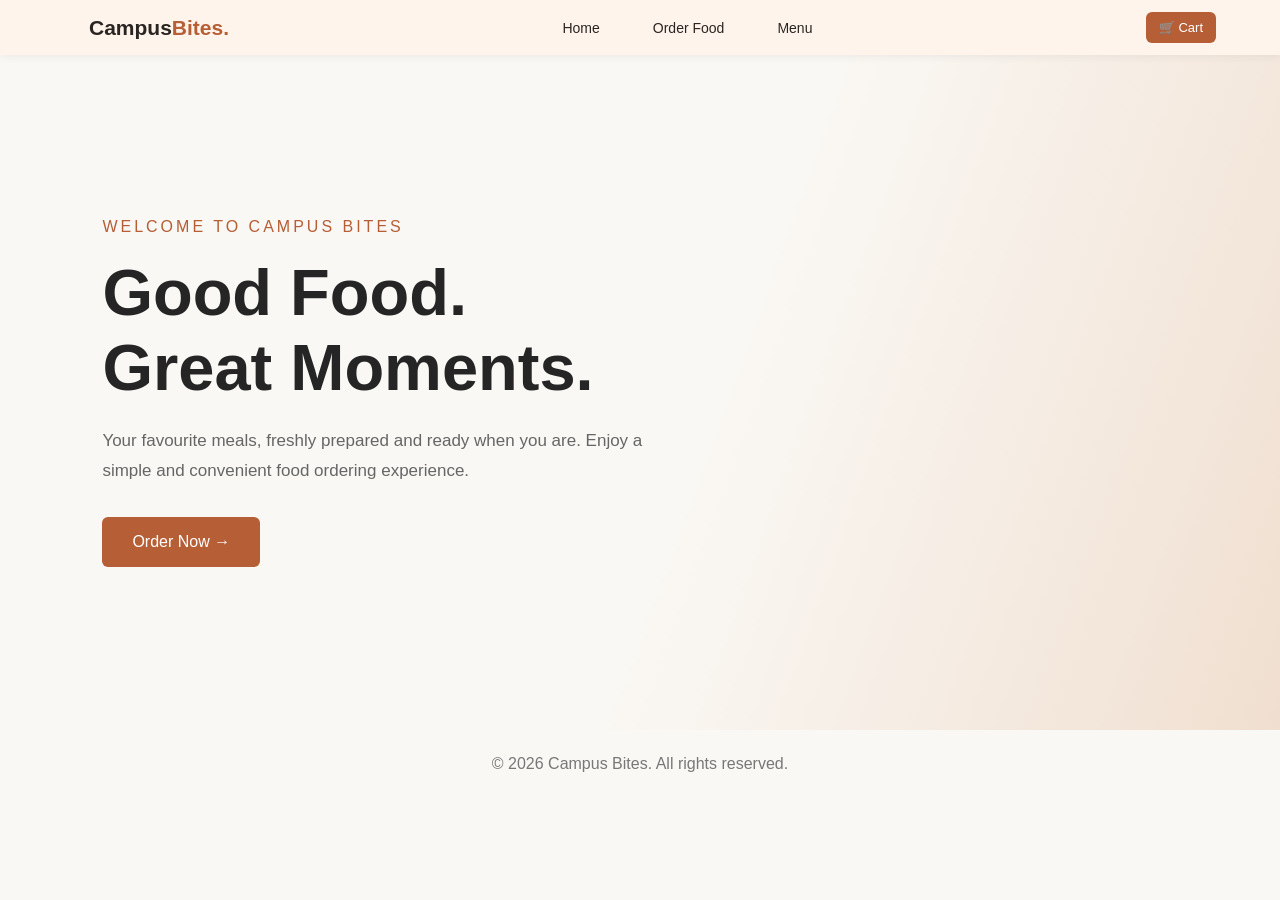
<file: index.html>
<!DOCTYPE html>
<html lang="en">
<head>
    <meta charset="UTF-8">
    <meta name="viewport" content="width=device-width, initial-scale=1.0">
    <title>Campus Bites | Welcome</title>
    <link rel="stylesheet" href="style.css">
</head>

<body>

<nav class="navbar">

    <a href="index.html" class="logo">
        Campus<span>Bites.</span>
    </a>

    <div class="nav-links" id="navLinks">
        <a href="index.html">Home</a>
        <a href="order.html">Order Food</a>
        <a href="menu.html">Menu</a>
    </div>

    <div class="nav-actions">
        <a href="cart.html" class="cart-link">🛒 Cart</a>

        <button class="hamburger"
            onclick="document.getElementById('navLinks').classList.toggle('show')">
            ☰
        </button>
    </div>

</nav>

    <section class="hero">

        <div class="hero-content">
            <p class="subtitle">WELCOME TO CAMPUS BITES</p>

            <h1>Good Food.<br>Great Moments.</h1>

            <p class="description">
                Your favourite meals, freshly prepared
                and ready when you are. Enjoy a simple
                and convenient food ordering experience.
            </p>

            <a href="order.html" class="order-btn">
                Order Now →
            </a>
        </div>

    </section>

    <footer>
        <p>&copy; 2026 Campus Bites. All rights reserved.</p>
    </footer>

</body>
</html>
</file>
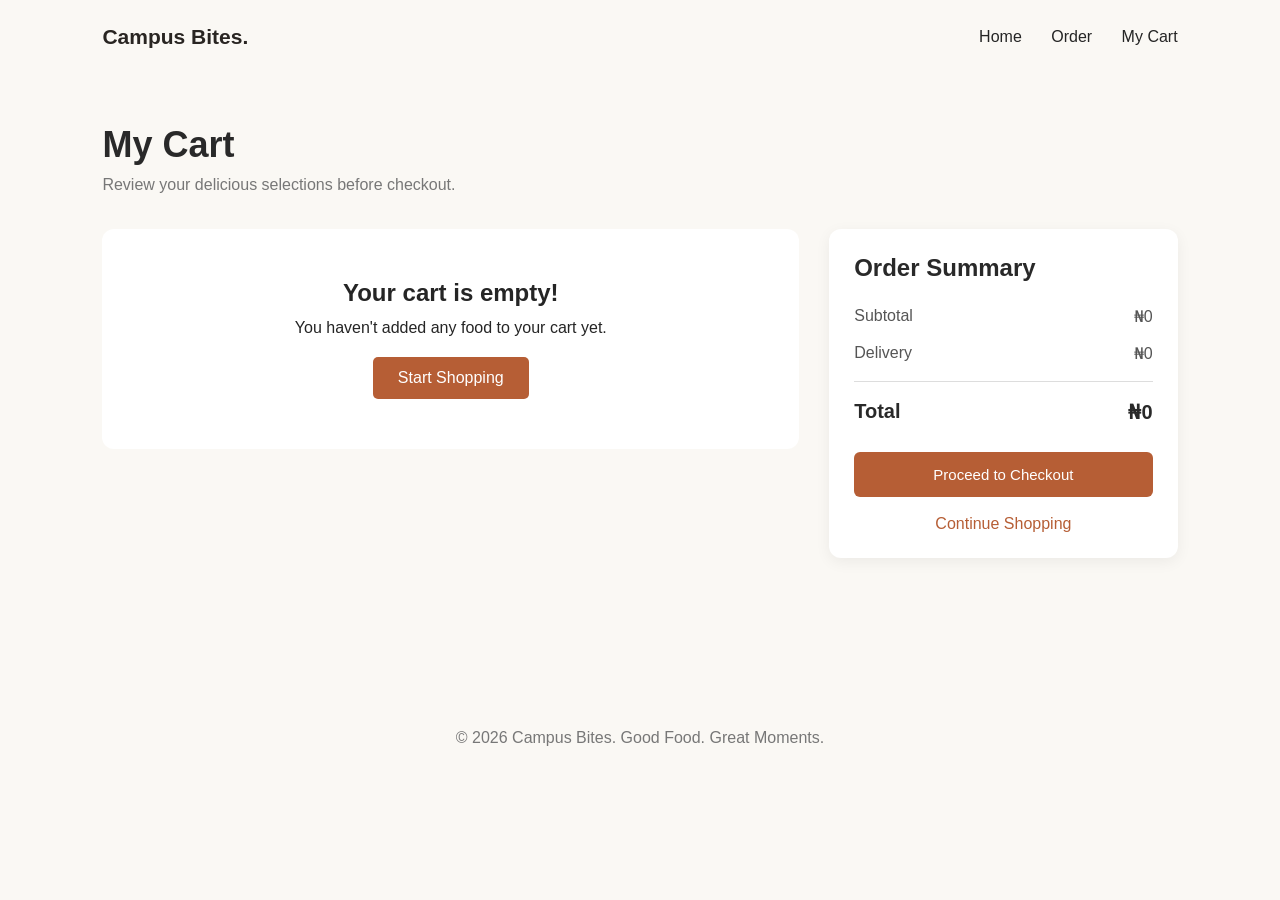
<file: cart.html>
<!DOCTYPE html>
<html lang="en">
<head>
    <meta charset="UTF-8">
    <meta name="viewport" content="width=device-width, initial-scale=1.0">
    <title>My Cart | Campus Bites</title>
    <link rel="stylesheet" href="style.css">
</head>
<body>

    <header>
        <h2 class="logo">Campus Bites.</h2>

        <nav>
            <a href="index.html">Home</a>
            <a href="order.html">Order</a>
            <a href="cart.html">My Cart</a>
        </nav>
    </header>

    <main class="cart-page">

        <h1>My Cart</h1>
        <p class="cart-intro">Review your delicious selections before checkout.</p>

        <div class="cart-layout">

            <section class="cart-items">
                <div id="cartContainer"></div>
            </section>

            <aside class="cart-summary">
                <h2>Order Summary</h2>

                <div class="summary-row">
                    <span>Subtotal</span>
                    <span id="cartSubtotal">₦0</span>
                </div>

                <div class="summary-row">
                    <span>Delivery</span>
                    <span>₦0</span>
                </div>

                <div class="summary-total">
                    <span>Total</span>
                    <span id="cartTotal">₦0</span>
                </div>

                <button id="checkoutButton" onclick="goToCheckout()">
                    Proceed to Checkout
                </button>

                <a href="order.html" class="continue-shopping">
                    Continue Shopping
                </a>
            </aside>

        </div>

    </main>

    <footer>
        <p>© 2026 Campus Bites. Good Food. Great Moments.</p>
    </footer>

    <script src="script.js"></script>

</body>
</html>
</file>
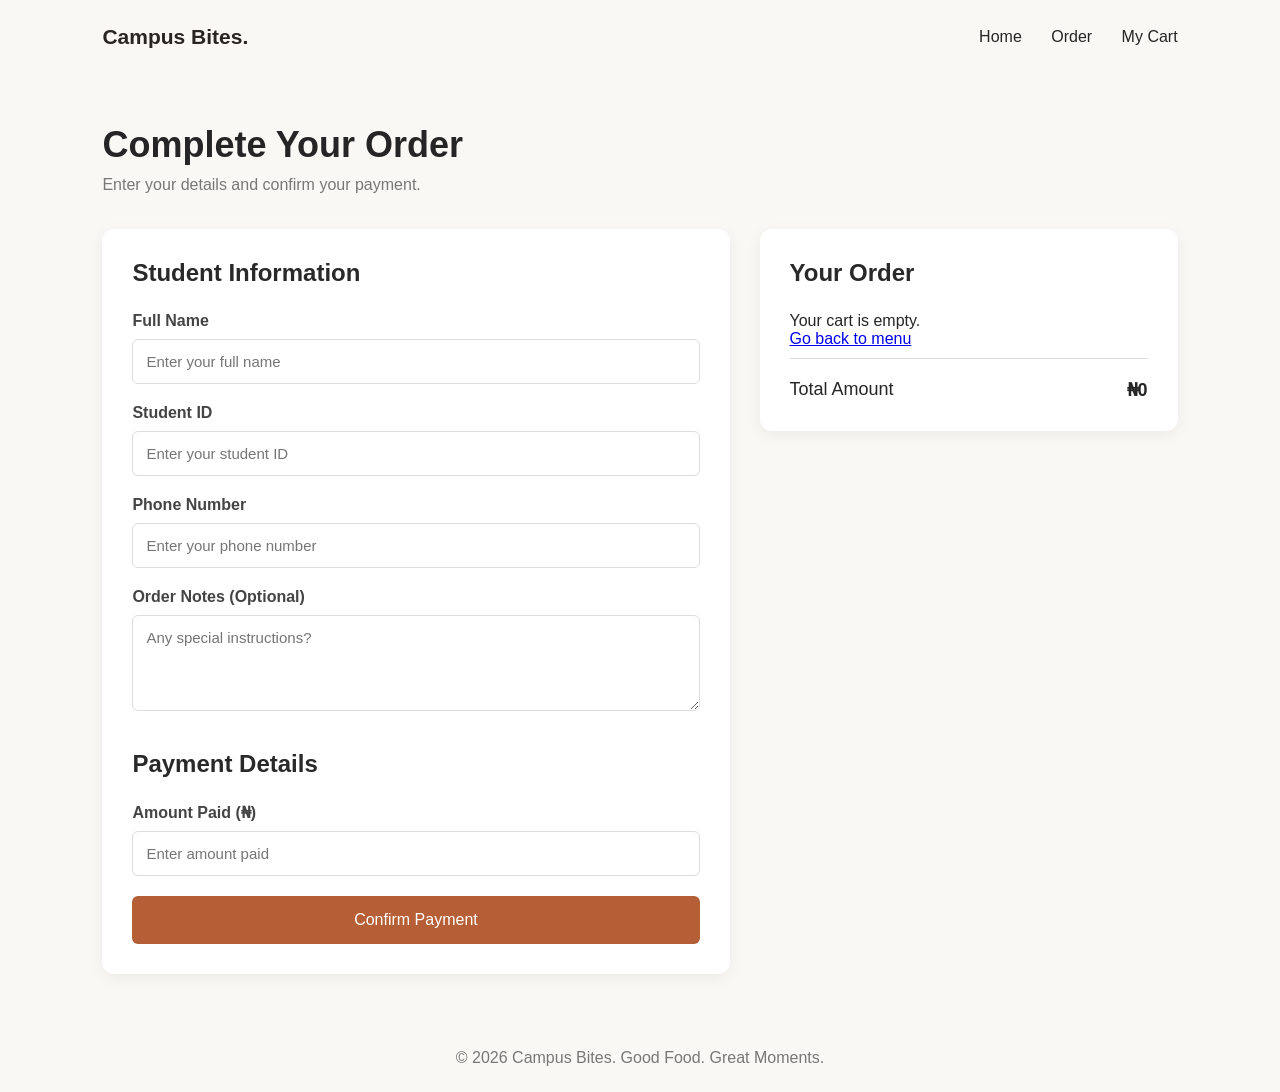
<file: checkout.html>
<!DOCTYPE html>
<html lang="en">
<head>
    <meta charset="UTF-8">
    <meta name="viewport" content="width=device-width, initial-scale=1.0">
    <title>Checkout | Campus Bites</title>
    <link rel="stylesheet" href="style.css">
</head>
<body>

    <header>
        <h2 class="logo">Campus Bites.</h2>

        <nav>
            <a href="index.html">Home</a>
            <a href="order.html">Order</a>
            <a href="cart.html">My Cart</a>
        </nav>
    </header>

    <main class="checkout-page">

        <h1>Complete Your Order</h1>
        <p class="checkout-intro">
            Enter your details and confirm your payment.
        </p>

        <div class="checkout-layout">

            

            <section class="checkout-form-section">

                <h2>Student Information</h2>

                <form id="checkoutForm">

                    <div class="form-group">
                        <label for="studentName">Full Name</label>
                        <input
                            type="text"
                            id="studentName"
                            placeholder="Enter your full name"
                            required
                        >
                    </div>

                    <div class="form-group">
                        <label for="studentID">Student ID</label>
                        <input
                            type="text"
                            id="studentID"
                            placeholder="Enter your student ID"
                            required
                        >
                    </div>

                    <div class="form-group">
                        <label for="studentPhone">Phone Number</label>
                        <input
                            type="tel"
                            id="studentPhone"
                            placeholder="Enter your phone number"
                            required
                        >
                    </div>

                    <div class="form-group">
                        <label for="orderNotes">Order Notes (Optional)</label>
                        <textarea
                            id="orderNotes"
                            placeholder="Any special instructions?"
                            rows="4"
                        ></textarea>
                    </div>

                    <h2 class="payment-heading">Payment Details</h2>

                    <div class="form-group">
                        <label for="amountPaid">Amount Paid (₦)</label>
                        <input
                            type="number"
                            id="amountPaid"
                            placeholder="Enter amount paid"
                            min="1"
                            step="1"
                            required
                        >
                    </div>


                    <button type="submit" id="placeOrderButton">
                        Confirm Payment
                    </button>

                </form>

            </section>


            

            <aside class="checkout-summary">

                <h2>Your Order</h2>

                <div id="checkoutItems"></div>

                <div class="checkout-total">
                    <span>Total Amount</span>
                    <strong id="checkoutTotal">₦0</strong>
                </div>

            </aside>

        </div>

    </main>

    <footer>
        <p>© 2026 Campus Bites. Good Food. Great Moments.</p>
    </footer>

    <script src="script.js"></script>

</body>
</html>
</file>
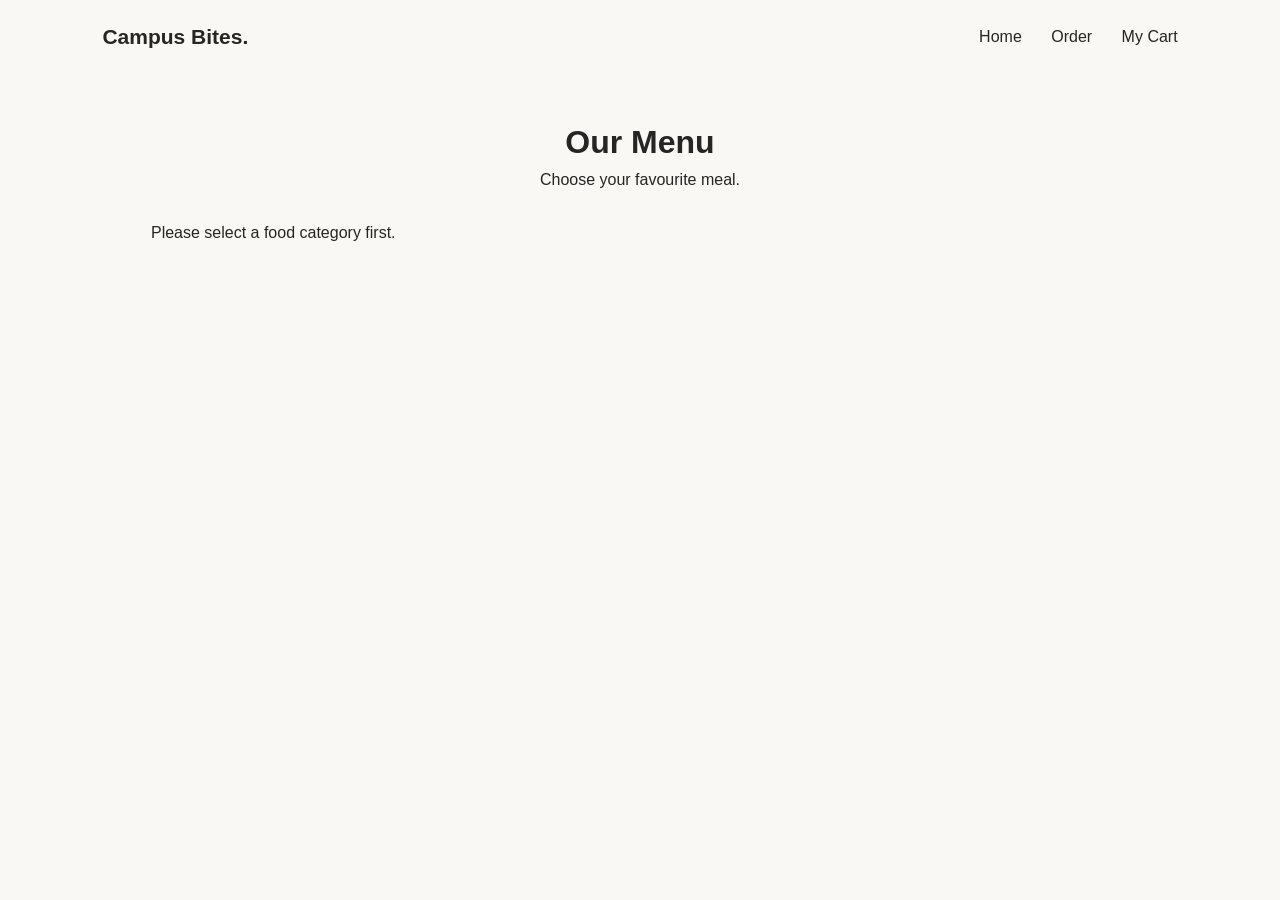
<file: menu.html>
<!DOCTYPE html>
<html lang="en">
<head>
    <meta charset="UTF-8">
    <meta name="viewport" content="width=device-width, initial-scale=1.0">
    <title>Our Menu | Campus Bites</title>
    <link rel="stylesheet" href="style.css">
</head>
<body>

    <header>
        <h2 class="logo">Campus Bites.</h2>

        <nav>
            <a href="index.html">Home</a>
            <a href="order.html">Order</a>
            <a href="cart.html">My Cart</a>
        </nav>
    </header>

    <main class="menu-page">
        <h1 id="categoryTitle">Our Menu</h1>
        <p>Choose your favourite meal.</p>

        <div id="menuContainer"></div>
    </main>

    <script src="script.js"></script>
</body>
</html>
</file>
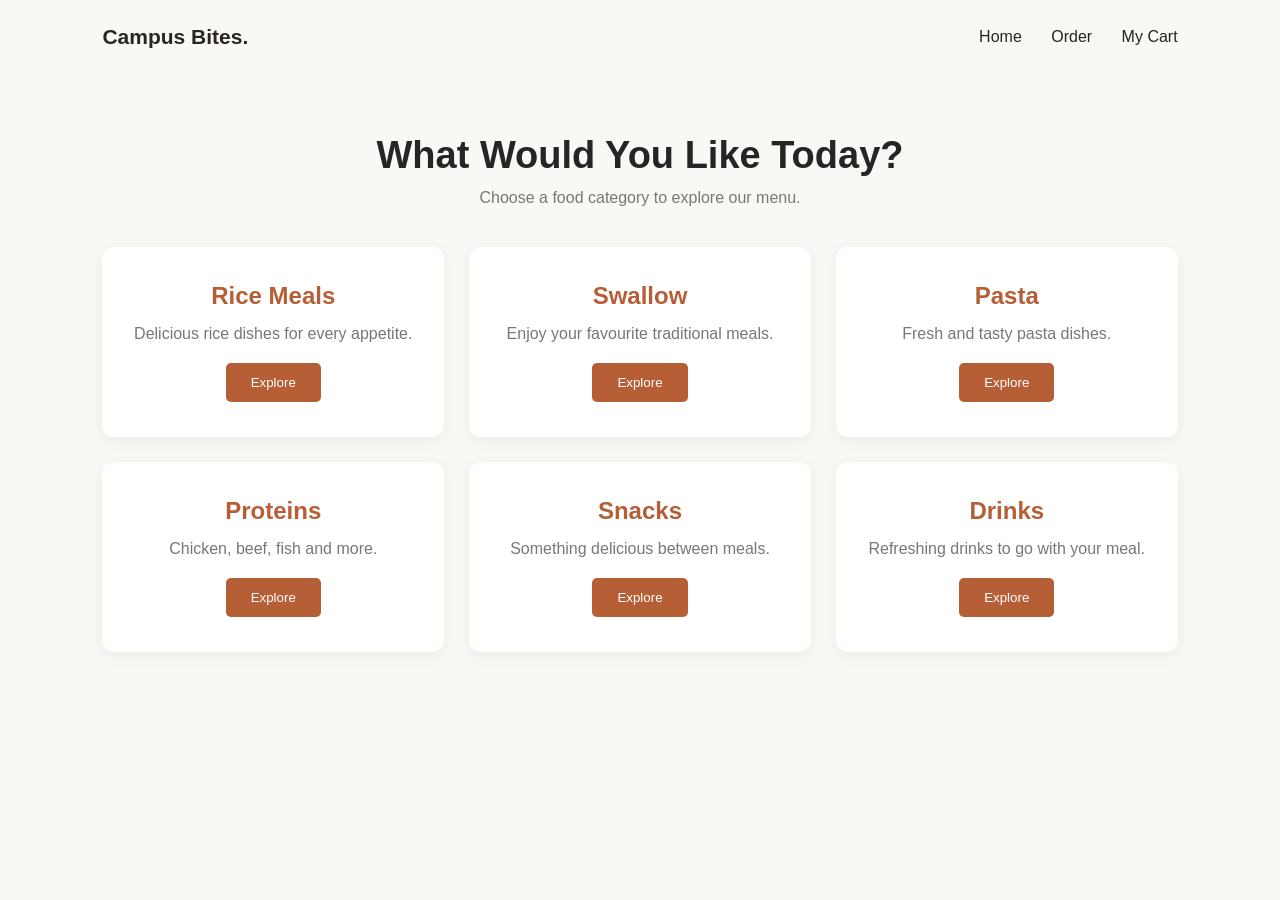
<file: order.html>
<!DOCTYPE html>
<html lang="en">
<head>
    <meta charset="UTF-8">
    <meta name="viewport" content="width=device-width, initial-scale=1.0">
    <title>Food Categories | Campus Bites</title>
    <link rel="stylesheet" href="style.css">
</head>

<body>

    <header>
        <h2 class="logo">Campus Bites.</h2>

        <nav>
            <a href="index.html">Home</a>
            <a href="order.html">Order</a>
            <a href="cart.html">My Cart</a>
        </nav>
    </header>

    <main class="categories">

        <h1>What Would You Like Today?</h1>

        <p>Choose a food category to explore our menu.</p>

        <div class="category-container">

            <div class="category-card">
                
                <h2>Rice Meals</h2>
                <p>Delicious rice dishes for every appetite.</p>
                <button onclick="openCategory('Rice Meals')">
                    Explore
                </button>
            </div>

            <div class="category-card">
                <h2>Swallow</h2>
                <p>Enjoy your favourite traditional meals.</p>
                <button onclick="openCategory('Swallow')">
                    Explore
                </button>
            </div>

            <div class="category-card">
                <h2>Pasta</h2>
                <p>Fresh and tasty pasta dishes.</p>
                <button onclick="openCategory('Pasta')">
                    Explore
                </button>
            </div>

            <div class="category-card">
                <h2>Proteins</h2>
                <p>Chicken, beef, fish and more.</p>
                <button onclick="openCategory('Proteins')">
                    Explore
                </button>
            </div>

            <div class="category-card">
                <h2>Snacks</h2>
                <p>Something delicious between meals.</p>
                <button onclick="openCategory('Snacks')">
                    Explore
                </button>
            </div>

            <div class="category-card">
                <h2>Drinks</h2>
                <p>Refreshing drinks to go with your meal.</p>
                <button onclick="openCategory('Drinks')">
                    Explore
                </button>
            </div>

        </div>

    </main>

    <script src="script.js"></script>

</body>
</html>
</file>
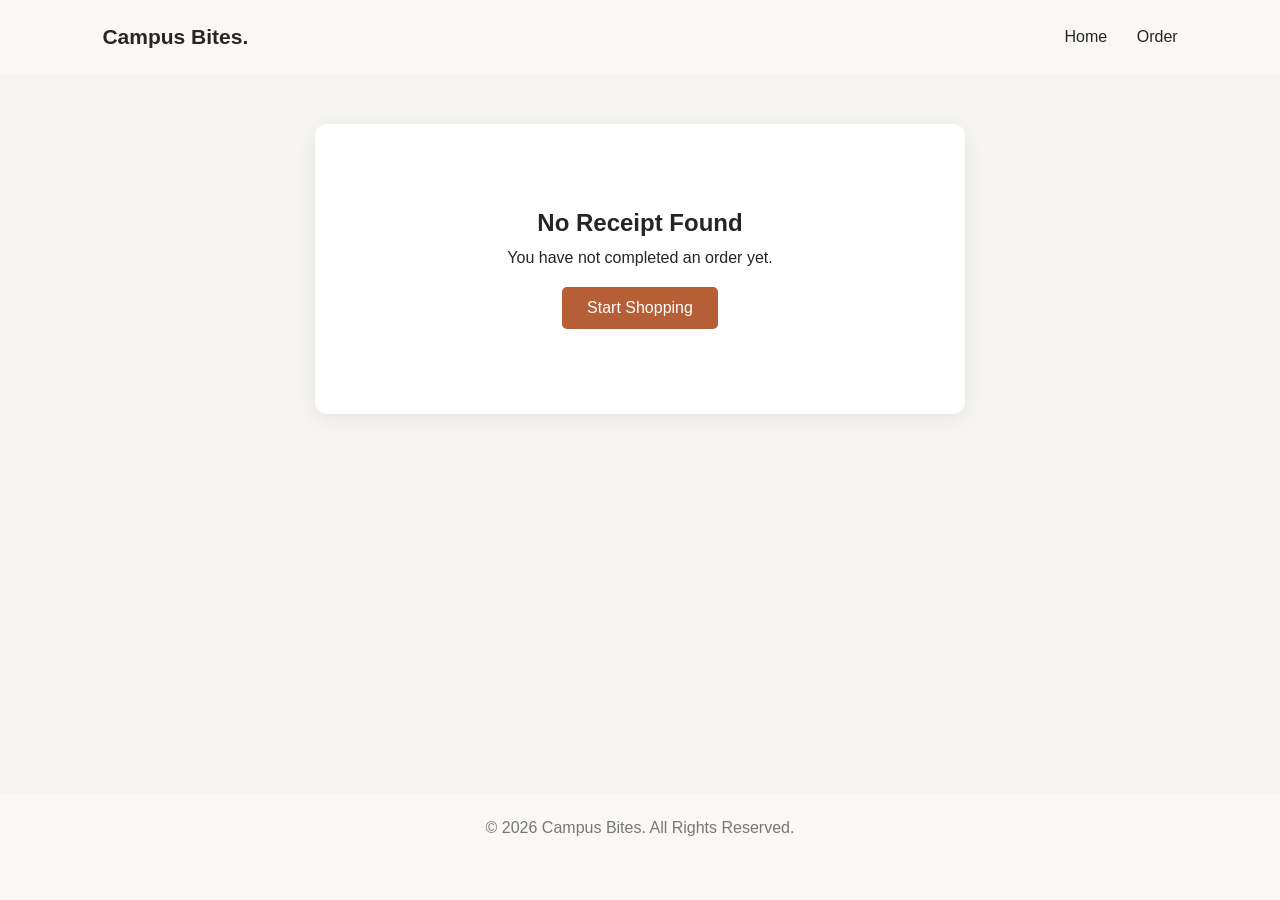
<file: receipt.html>
<!DOCTYPE html>
<html lang="en">
<head>
    <meta charset="UTF-8">
    <meta name="viewport" content="width=device-width, initial-scale=1.0">
    <title>Order Receipt | Campus Bites</title>
    <link rel="stylesheet" href="style.css">
</head>
<body>

    <header>
        <h2 class="logo">Campus Bites.</h2>

        <nav>
            <a href="index.html">Home</a>
            <a href="order.html">Order</a>
        </nav>
    </header>

    <main class="receipt-page">

        <div class="receipt-container" id="receiptContainer">

            <div class="receipt-header">
                <h1>Campus Bites.</h1>
                <h2>Payment Receipt</h2>

                <div class="payment-success">
                    <span>✓</span>
                    Payment Successful
                </div>

                <p>Thank you for ordering with us!</p>
            </div>

            <div class="receipt-details">

                <div class="receipt-row">
                    <span>Order Number</span>
                    <strong id="receiptOrderNumber">-</strong>
                </div>

                <div class="receipt-row">
                    <span>Student Name</span>
                    <strong id="receiptStudentName">-</strong>
                </div>

                <div class="receipt-row">
                    <span>Student ID</span>
                    <strong id="receiptStudentID">-</strong>
                </div>

                <div class="receipt-row">
                    <span>Phone Number</span>
                    <strong id="receiptPhone">-</strong>
                </div>

                <div class="receipt-row">
                    <span>Order Date</span>
                    <strong id="receiptDate">-</strong>
                </div>

                <div class="receipt-row">
                    <span>Payment Status</span>
                    <strong class="paid-status">Paid</strong>
                </div>

            </div>

            <div class="receipt-items-section">

                <h3>Order Items</h3>

                <div id="receiptItems"></div>

            </div>

            <div class="receipt-payment">

                <div class="receipt-row">
                    <span>Total Amount</span>
                    <strong id="receiptTotal">₦0</strong>
                </div>

                <div class="receipt-row">
                    <span>Amount Paid</span>
                    <strong id="receiptAmountPaid">₦0</strong>
                </div>

                <div class="receipt-row change-row">
                    <span>Change</span>
                    <strong id="receiptChange">₦0</strong>
                </div>

            </div>

            <div class="receipt-notes">
                <strong>Order Notes:</strong>
                <p id="receiptNotes">No special instructions.</p>
            </div>

            <div class="receipt-footer">
                <h3>Thank You!</h3>
                <p>Present this receipt at the cafeteria counter to collect your order.</p>
                <p>Good Food. Great Moments.</p>
            </div>

        </div>

        <div class="receipt-buttons">

            <button onclick="window.print()" class="print-button">
                Print Receipt
            </button>

            <a href="index.html" class="home-button">
                Back to Home
            </a>

        </div>

    </main>

    <footer>
        <p>© 2026 Campus Bites. All Rights Reserved.</p>
    </footer>

    <script src="script.js"></script>

</body>
</html>
</file>
<file: style.css>
* {
    margin: 0;
    padding: 0;
    box-sizing: border-box;
}

body {
    font-family: Arial, sans-serif;
    background-color: #faf8f4;
    color: #252525;
}

header {
    display: flex;
    justify-content: space-between;
    align-items: center;
    padding: 25px 8%;
}

.logo {
    color: #b65e35;
    font-size: 25px;
}

nav a {
    text-decoration: none;
    color: #252525;
    margin-left: 25px;
}

.hero {
    min-height: 75vh;
    display: flex;
    align-items: center;
    padding: 60px 8%;
    background: linear-gradient(
        110deg,
        #faf8f4 55%,
        #f0dfd0
    );
}

.hero-content {
    max-width: 550px;
}

.subtitle {
    color: #b65e35;
    letter-spacing: 3px;
    margin-bottom: 20px;
}

.hero h1 {
    font-size: 65px;
    line-height: 1.15;
    margin-bottom: 20px;
}

.description {
    font-size: 17px;
    line-height: 1.8;
    color: #666;
    margin-bottom: 30px;
}

.order-btn {
    display: inline-block;
    background-color: #b65e35;
    color: white;
    padding: 16px 30px;
    text-decoration: none;
    border-radius: 6px;
}

.order-btn:hover {
    background-color: #874326;
}

footer {
    text-align: center;
    padding: 25px;
    color: #777;
}

@media (max-width: 600px) {
    .hero h1 {
        font-size: 43px;
    }

    header {
        padding: 20px 5%;
    }

    .hero {
        padding: 50px 7%;
    }
}
.categories {
    padding: 60px 8%;
    text-align: center;
}

.categories h1 {
    font-size: 38px;
    margin-bottom: 12px;
}

.categories > p {
    color: #777;
    margin-bottom: 40px;
}

.category-container {
    display: grid;
    grid-template-columns: repeat(3, 1fr);
    gap: 25px;
}

.category-card {
    background: white;
    padding: 35px 20px;
    border-radius: 12px;
    box-shadow: 0 4px 15px rgba(0,0,0,0.06);
}

.category-card h2 {
    margin-bottom: 15px;
    color: #b65e35;
}

.category-card p {
    color: #777;
    margin-bottom: 20px;
}

.category-card button {
    background: #b65e35;
    color: white;
    border: none;
    padding: 12px 25px;
    border-radius: 5px;
    cursor: pointer;
}

@media (max-width: 700px) {
    .category-container {
        grid-template-columns: repeat(2, 1fr);
    }
}

@media (max-width: 450px) {
    .category-container {
        grid-template-columns: 1fr;
    }
}
@media (max-width: 600px) {
    header {
        flex-direction: column;
        gap: 15px;
    }

    nav {
        display: flex;
        flex-wrap: wrap;
        justify-content: center;
        gap: 15px;
    }

    nav a {
        font-size: 14px;
    }
}
.menu-page {
    padding: 50px 8%;
    text-align: center;
}

.menu-page h1 {
    margin-bottom: 10px;
}

#menuContainer {
    display: grid;
    grid-template-columns: repeat(3, 1fr);
    gap: 25px;
    margin-top: 35px;
}

.food-card {
    background: white;
    padding: 20px;
    border-radius: 12px;
    box-shadow: 0 4px 15px rgba(0, 0, 0, 0.08);
    text-align: left;
}

.food-card img {
    width: 100%;
    height: 190px;
    object-fit: cover;
    border-radius: 10px;
    margin-bottom: 15px;
}

.food-card h2 {
    color: #b65e35;
    margin-bottom: 10px;
}

.food-card p {
    color: #777;
    line-height: 1.5;
}

.food-card h3 {
    margin-top: 15px;
}

.food-card button {
    background: #b65e35;
    color: white;
    border: none;
    padding: 12px 20px;
    margin-top: 15px;
    cursor: pointer;
    border-radius: 5px;
    width: 100%;
}

.food-card button:hover {
    background: #914629;
}

@media (max-width: 700px) {
    #menuContainer {
        grid-template-columns: repeat(2, 1fr);
    }
}

@media (max-width: 450px) {
    #menuContainer {
        grid-template-columns: 1fr;
    }

    .menu-page {
        padding: 35px 5%;
    }
}
/* MY CART PAGE */

.cart-page {
    padding: 50px 8%;
    min-height: 70vh;
}

.cart-page h1 {
    font-size: 36px;
    color: #292929;
    margin-bottom: 10px;
}

.cart-intro {
    color: #777;
    margin-bottom: 35px;
}

.cart-layout {
    display: grid;
    grid-template-columns: 2fr 1fr;
    gap: 30px;
    align-items: start;
}

.cart-items {
    min-width: 0;
}

.cart-item {
    display: flex;
    align-items: center;
    gap: 20px;
    background: white;
    padding: 20px;
    border-radius: 12px;
    margin-bottom: 20px;
    box-shadow: 0 4px 15px rgba(0, 0, 0, 0.06);
}

.cart-item img {
    width: 120px;
    height: 110px;
    object-fit: cover;
    border-radius: 10px;
}

.cart-item-info {
    flex: 1;
    min-width: 0;
}

.cart-item-info h3 {
    color: #b65e35;
    margin-bottom: 8px;
}

.cart-item-info p {
    color: #555;
    margin-bottom: 10px;
}

.quantity-controls {
    display: flex;
    align-items: center;
    gap: 12px;
    margin-top: 12px;
}

.quantity-controls button {
    width: 32px;
    height: 32px;
    border: none;
    background: #b65e35;
    color: white;
    border-radius: 5px;
    cursor: pointer;
    font-size: 18px;
}

.quantity-controls span {
    font-weight: bold;
}

.remove-button {
    border: none;
    background: transparent;
    color: #c0392b;
    cursor: pointer;
    margin-top: 12px;
}

.cart-summary {
    background: white;
    padding: 25px;
    border-radius: 12px;
    box-shadow: 0 4px 15px rgba(0, 0, 0, 0.06);
}

.cart-summary h2 {
    margin-bottom: 25px;
    color: #292929;
}

.summary-row,
.summary-total {
    display: flex;
    justify-content: space-between;
    gap: 12px;
    margin-bottom: 18px;
    color: #555;
}

.summary-total {
    border-top: 1px solid #ddd;
    padding-top: 18px;
    font-size: 20px;
    font-weight: bold;
    color: #292929;
}

#checkoutButton {
    width: 100%;
    padding: 14px;
    background: #b65e35;
    color: white;
    border: none;
    border-radius: 6px;
    cursor: pointer;
    font-size: 15px;
    margin-top: 10px;
}

#checkoutButton:hover {
    background: #914629;
}

.continue-shopping {
    display: block;
    text-align: center;
    color: #b65e35;
    margin-top: 18px;
    text-decoration: none;
}

.empty-cart {
    text-align: center;
    padding: 50px 20px;
    background: white;
    border-radius: 12px;
}

.empty-cart h2 {
    margin-bottom: 12px;
}

.empty-cart a {
    display: inline-block;
    margin-top: 20px;
    padding: 12px 25px;
    background: #b65e35;
    color: white;
    text-decoration: none;
    border-radius: 5px;
}

/* TABLET */

@media (max-width: 850px) {
    .cart-layout {
        grid-template-columns: 1fr;
    }

    .cart-summary {
        width: 100%;
    }
}

/* MOBILE */

@media (max-width: 550px) {
    .cart-page {
        padding: 35px 5%;
    }

    .cart-page h1 {
        font-size: 29px;
    }

    .cart-item {
        gap: 12px;
        padding: 12px;
        flex-wrap: wrap;
    }

    .cart-item img {
        width: 90px;
        height: 90px;
    }

    .cart-item-info h3 {
        font-size: 16px;
    }

    .cart-item-info p {
        font-size: 14px;
    }

    .cart-summary {
        padding: 20px;
    }
}
/* CHECKOUT PAGE */

.checkout-page {
    padding: 50px 8%;
    min-height: 70vh;
}

.checkout-page h1 {
    font-size: 36px;
    margin-bottom: 10px;
}

.checkout-intro {
    color: #777;
    margin-bottom: 35px;
}

.checkout-layout {
    display: grid;
    grid-template-columns: 1.5fr 1fr;
    gap: 30px;
    align-items: start;
}

.checkout-form-section,
.checkout-summary {
    background: white;
    padding: 30px;
    border-radius: 12px;
    box-shadow: 0 4px 15px rgba(0, 0, 0, 0.06);
}

.checkout-form-section h2,
.checkout-summary h2 {
    margin-bottom: 25px;
    color: #292929;
}

.form-group {
    margin-bottom: 20px;
}

.form-group label {
    display: block;
    margin-bottom: 9px;
    font-weight: bold;
    color: #444;
}

.form-group input,
.form-group textarea {
    width: 100%;
    padding: 13px;
    border: 1px solid #ddd;
    border-radius: 6px;
    font-size: 15px;
    font-family: inherit;
    outline: none;
}

.form-group input:focus,
.form-group textarea:focus {
    border-color: #b65e35;
}

.form-group textarea {
    resize: vertical;
}

.payment-heading {
    margin-top: 35px;
}

.payment-note {
    color: #777;
    font-size: 13px;
    line-height: 1.6;
    margin-bottom: 20px;
}

#placeOrderButton {
    width: 100%;
    padding: 15px;
    background: #b65e35;
    color: white;
    border: none;
    border-radius: 6px;
    font-size: 16px;
    cursor: pointer;
}

#placeOrderButton:hover {
    background: #914629;
}

.checkout-product {
    display: flex;
    justify-content: space-between;
    gap: 12px;
    padding: 15px 0;
    border-bottom: 1px solid #eee;
    font-size: 14px;
}

.checkout-product span:first-child {
    flex: 1;
}

.checkout-total {
    display: flex;
    justify-content: space-between;
    gap: 10px;
    padding-top: 20px;
    margin-top: 10px;
    border-top: 1px solid #ddd;
    font-size: 18px;
}



@media (max-width: 850px) {
    .checkout-layout {
        grid-template-columns: 1fr;
    }
}



@media (max-width: 550px) {
    .checkout-page {
        padding: 35px 5%;
    }

    .checkout-page h1 {
        font-size: 28px;
    }

    .checkout-form-section,
    .checkout-summary {
        padding: 20px;
    }

    .checkout-total {
        font-size: 16px;
    }
}


.receipt-page {
    padding: 50px 5%;
    background: #f7f5f2;
    min-height: 80vh;
}

.receipt-container {
    max-width: 650px;
    margin: auto;
    background: white;
    padding: 35px;
    border-radius: 12px;
    box-shadow: 0 4px 20px rgba(0, 0, 0, 0.07);
}

.receipt-header {
    text-align: center;
    padding-bottom: 25px;
    border-bottom: 1px dashed #ccc;
}

.receipt-header h1 {
    color: #b65e35;
    font-size: 32px;
    margin-bottom: 8px;
}

.receipt-header h2 {
    font-size: 20px;
    margin-bottom: 15px;
}

.payment-success {
    display: inline-block;
    background: #e8f7ed;
    color: #218838;
    padding: 10px 18px;
    border-radius: 20px;
    font-size: 14px;
    font-weight: bold;
    margin-bottom: 15px;
}

.payment-success span {
    margin-right: 5px;
}

.receipt-header p {
    color: #777;
    font-size: 14px;
}

.receipt-details {
    padding: 25px 0;
    border-bottom: 1px dashed #ccc;
}

.receipt-row {
    display: flex;
    justify-content: space-between;
    gap: 15px;
    margin-bottom: 17px;
    font-size: 14px;
}

.receipt-row span {
    color: #777;
}

.receipt-row strong {
    color: #292929;
    text-align: right;
    overflow-wrap: anywhere;
}

.paid-status {
    color: #218838 !important;
}

.receipt-items-section {
    padding: 25px 0;
    border-bottom: 1px dashed #ccc;
}

.receipt-items-section h3 {
    margin-bottom: 18px;
}

.receipt-product {
    display: flex;
    justify-content: space-between;
    gap: 15px;
    margin-bottom: 15px;
    font-size: 14px;
}

.receipt-product span:first-child {
    color: #555;
}

.receipt-payment {
    padding: 25px 0 10px;
}

.receipt-payment .receipt-row {
    font-size: 15px;
}

.change-row {
    padding-top: 15px;
    border-top: 1px solid #eee;
}

.change-row strong {
    color: #218838;
}

.receipt-notes {
    background: #f8f5f2;
    padding: 15px;
    border-radius: 8px;
    margin-top: 10px;
    font-size: 14px;
}

.receipt-notes p {
    color: #777;
    margin-top: 8px;
    line-height: 1.5;
}

.receipt-footer {
    text-align: center;
    padding-top: 30px;
    border-top: 1px dashed #ccc;
    margin-top: 25px;
}

.receipt-footer h3 {
    color: #b65e35;
    margin-bottom: 10px;
}

.receipt-footer p {
    color: #777;
    font-size: 13px;
    line-height: 1.6;
}

.receipt-buttons {
    max-width: 650px;
    margin: 25px auto 0;
    display: flex;
    gap: 15px;
}

.print-button,
.home-button {
    flex: 1;
    padding: 14px;
    text-align: center;
    border: none;
    border-radius: 6px;
    cursor: pointer;
    font-size: 15px;
    text-decoration: none;
}

.print-button {
    background: #b65e35;
    color: white;
}

.home-button {
    background: #292929;
    color: white;
}



@media (max-width: 550px) {

    .receipt-page {
        padding: 25px 4%;
    }

    .receipt-container {
        padding: 22px 16px;
    }

    .receipt-header h1 {
        font-size: 27px;
    }

    .receipt-row,
    .receipt-product {
        font-size: 13px;
    }

    .receipt-buttons {
        flex-direction: column;
    }

}



@media print {

    body {
        background: white;
    }

    header,
    footer,
    .receipt-buttons {
        display: none !important;
    }

    .receipt-page {
        padding: 0;
        background: white;
    }

    .receipt-container {
        box-shadow: none;
        max-width: 100%;
        border: none;
    }
}
/* NAVBAR */

.navbar {
    width: 100%;
    box-sizing: border-box;
    display: flex;
    align-items: center;
    justify-content: space-between;
    padding: 12px 5%;
    background: #fff4ec;
    box-shadow: 0 2px 8px rgba(0, 0, 0, 0.06);
    position: sticky;
    top: 0;
    z-index: 1000;
}

.logo {
    font-size: 21px;
    font-weight: bold;
    color: #292522;
    text-decoration: none;
    white-space: nowrap;
}

.logo span {
    color: #b65e35;
}

.nav-links {
    display: flex;
    align-items: center;
    justify-content: center;
    gap: 28px;
    flex: 1;
}

.nav-links a {
    text-decoration: none;
    color: #292522;
    font-size: 14px;
    white-space: nowrap;
}

.nav-links a:hover {
    color: #b65e35;
}

.nav-actions {
    display: flex;
    align-items: center;
    gap: 12px;
    flex-shrink: 0;
}

.cart-link {
    text-decoration: none;
    background: #b65e35;
    color: white;
    padding: 8px 13px;
    border-radius: 6px;
    font-size: 13px;
    white-space: nowrap;
}
.hamburger {
    display: none;
    border: none;
    background: transparent;
    color: #b65e35;
    font-size: 22px;
    cursor: pointer;
}

@media (max-width: 650px) {

    .navbar {
        flex-wrap: wrap;
        padding: 12px 5%;
    }

    .nav-links {
        display: none;
        flex: 0 0 100%;
        align-items: flex-start;
        flex-direction: column;
        gap: 16px;
        padding: 15px 0 5px;
        order: 3;
    }

    .nav-links.show {
        display: flex;
    }

    .nav-actions {
        margin-left: auto;
    }

    .hamburger {
        display: block;
    }
}
media (max-width: 650px) {

    .navbar {
        flex-wrap: wrap;
    }

    .logo {
        display: block;
        font-size: 19px;
        white-space: nowrap;
    }

    .nav-actions {
        margin-left: auto;
    }

    .hamburger {
        display: block;
    }

    .nav-links {
        display: none;
        flex: 0 0 100%;
        flex-direction: column;
        align-items: flex-start;
        gap: 16px;
        padding: 15px 0 5px;
        order: 3;
    }

    .nav-links.show {
        display: flex;
    }
}
</file>
